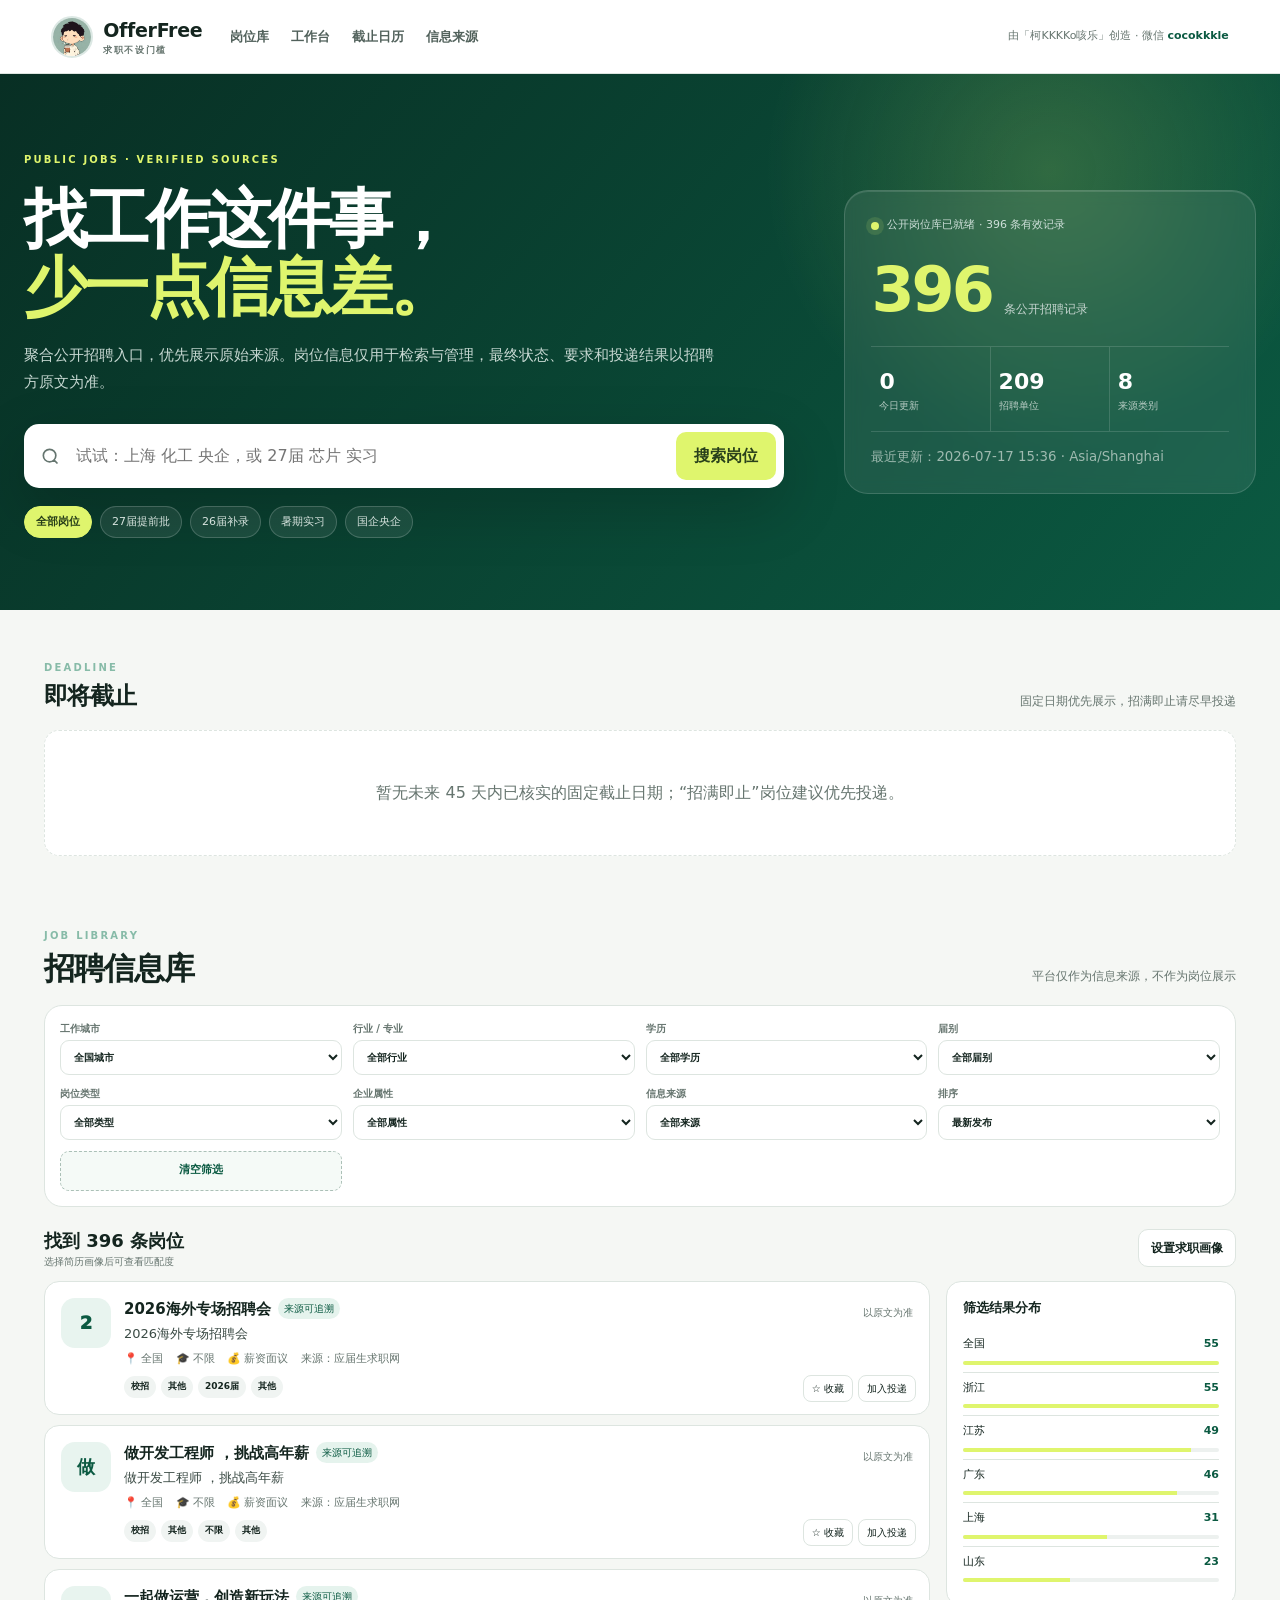
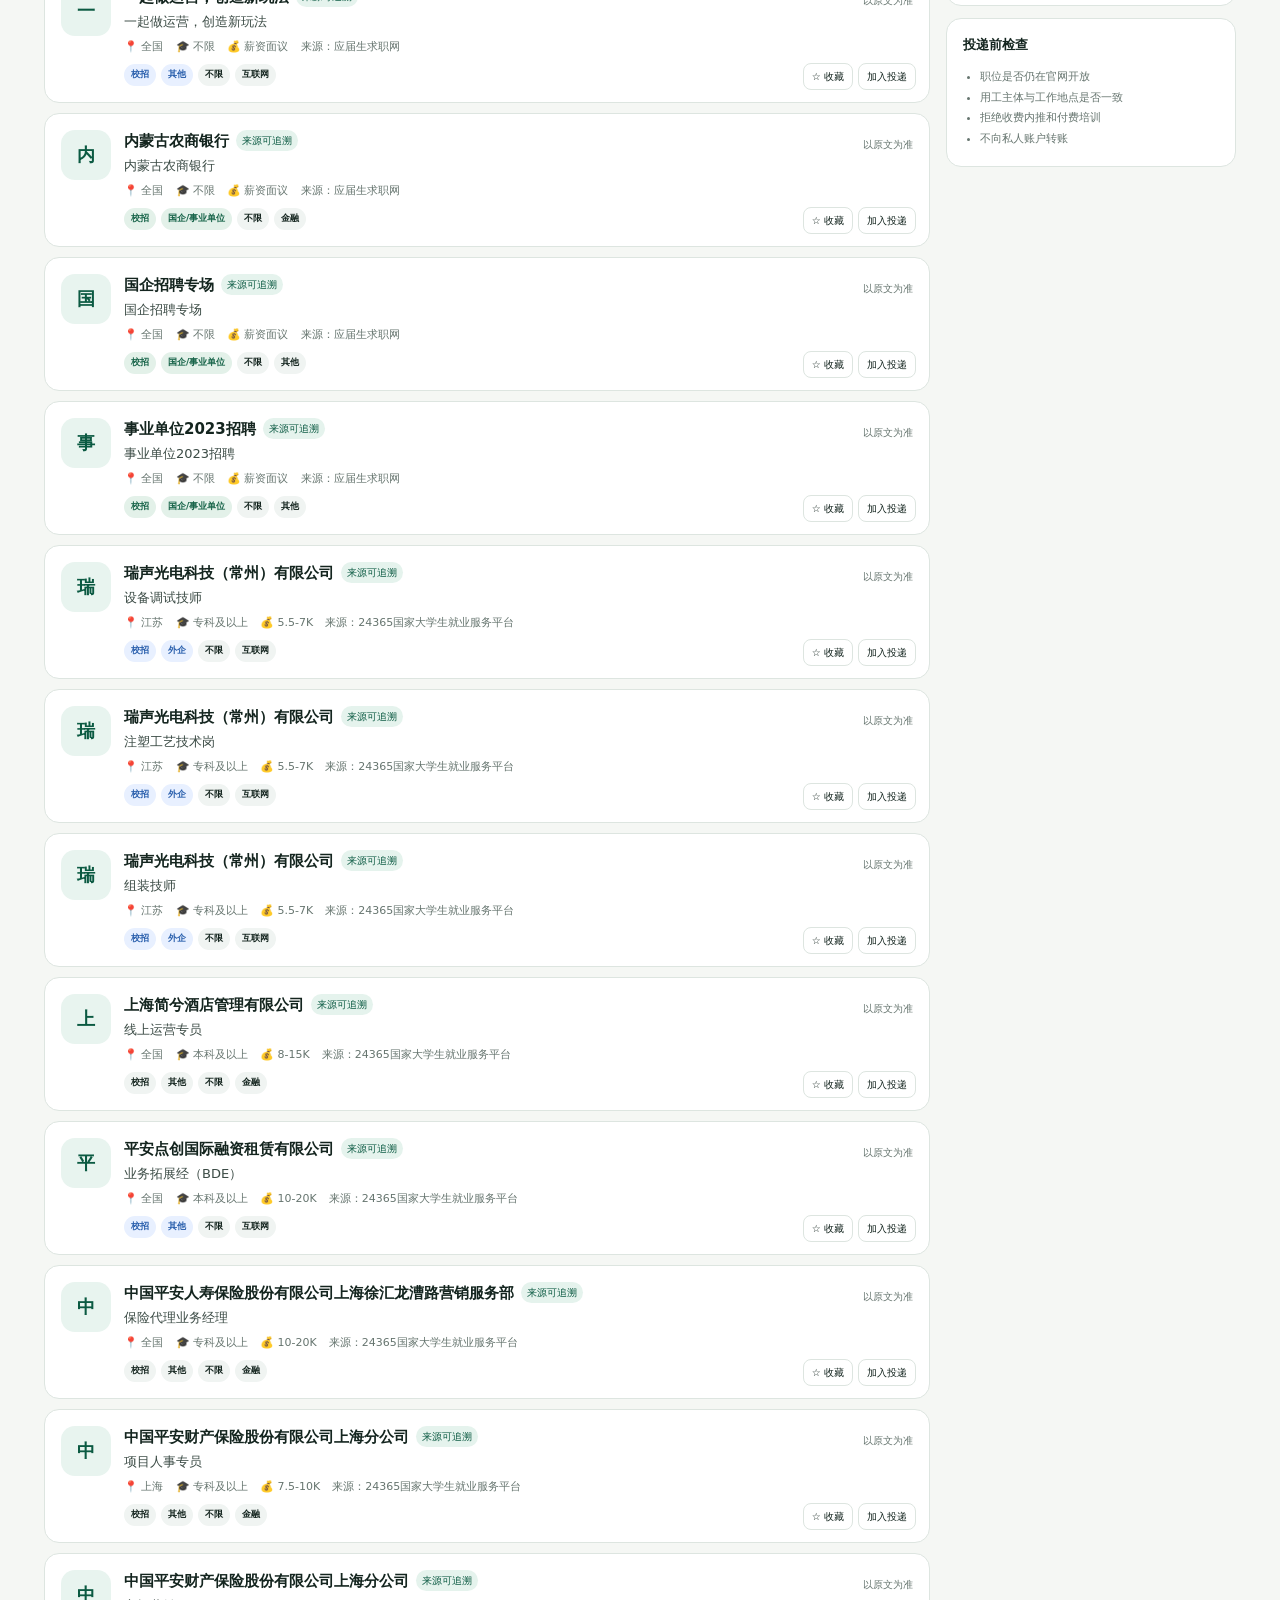
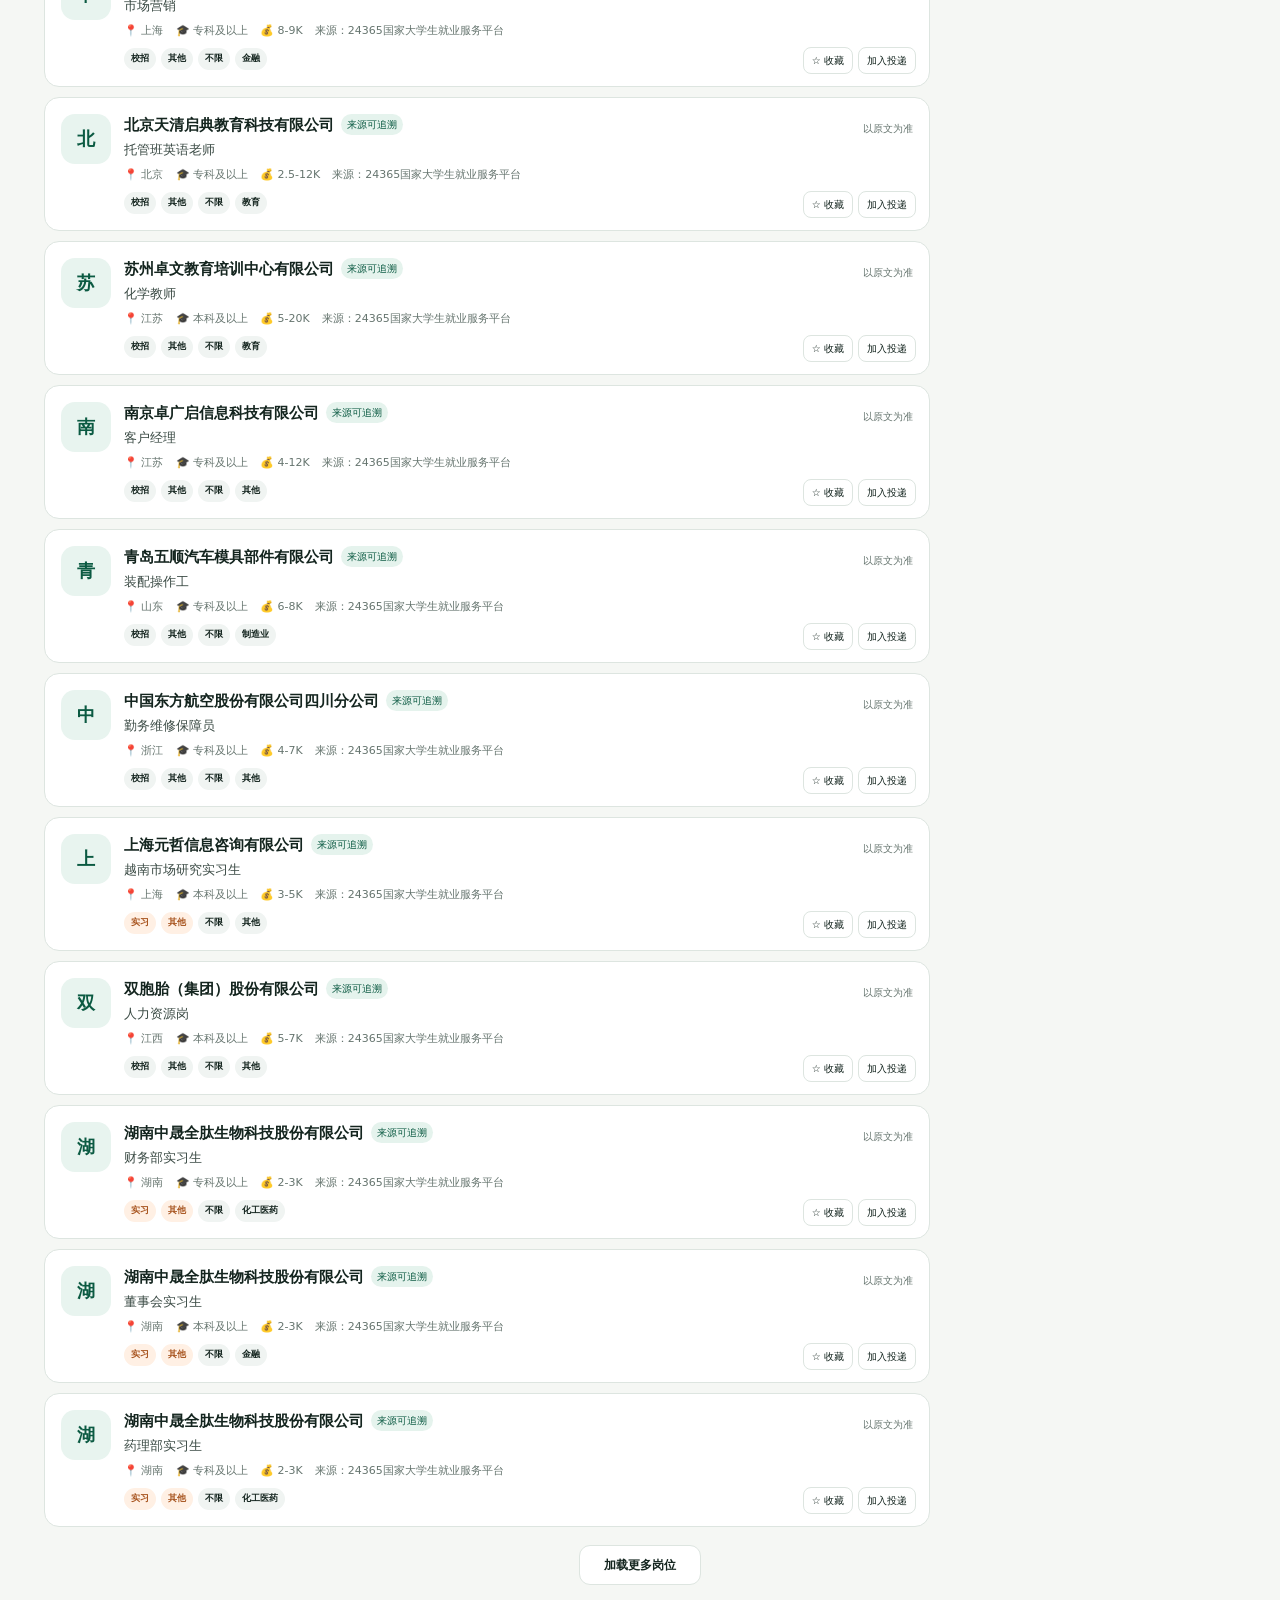
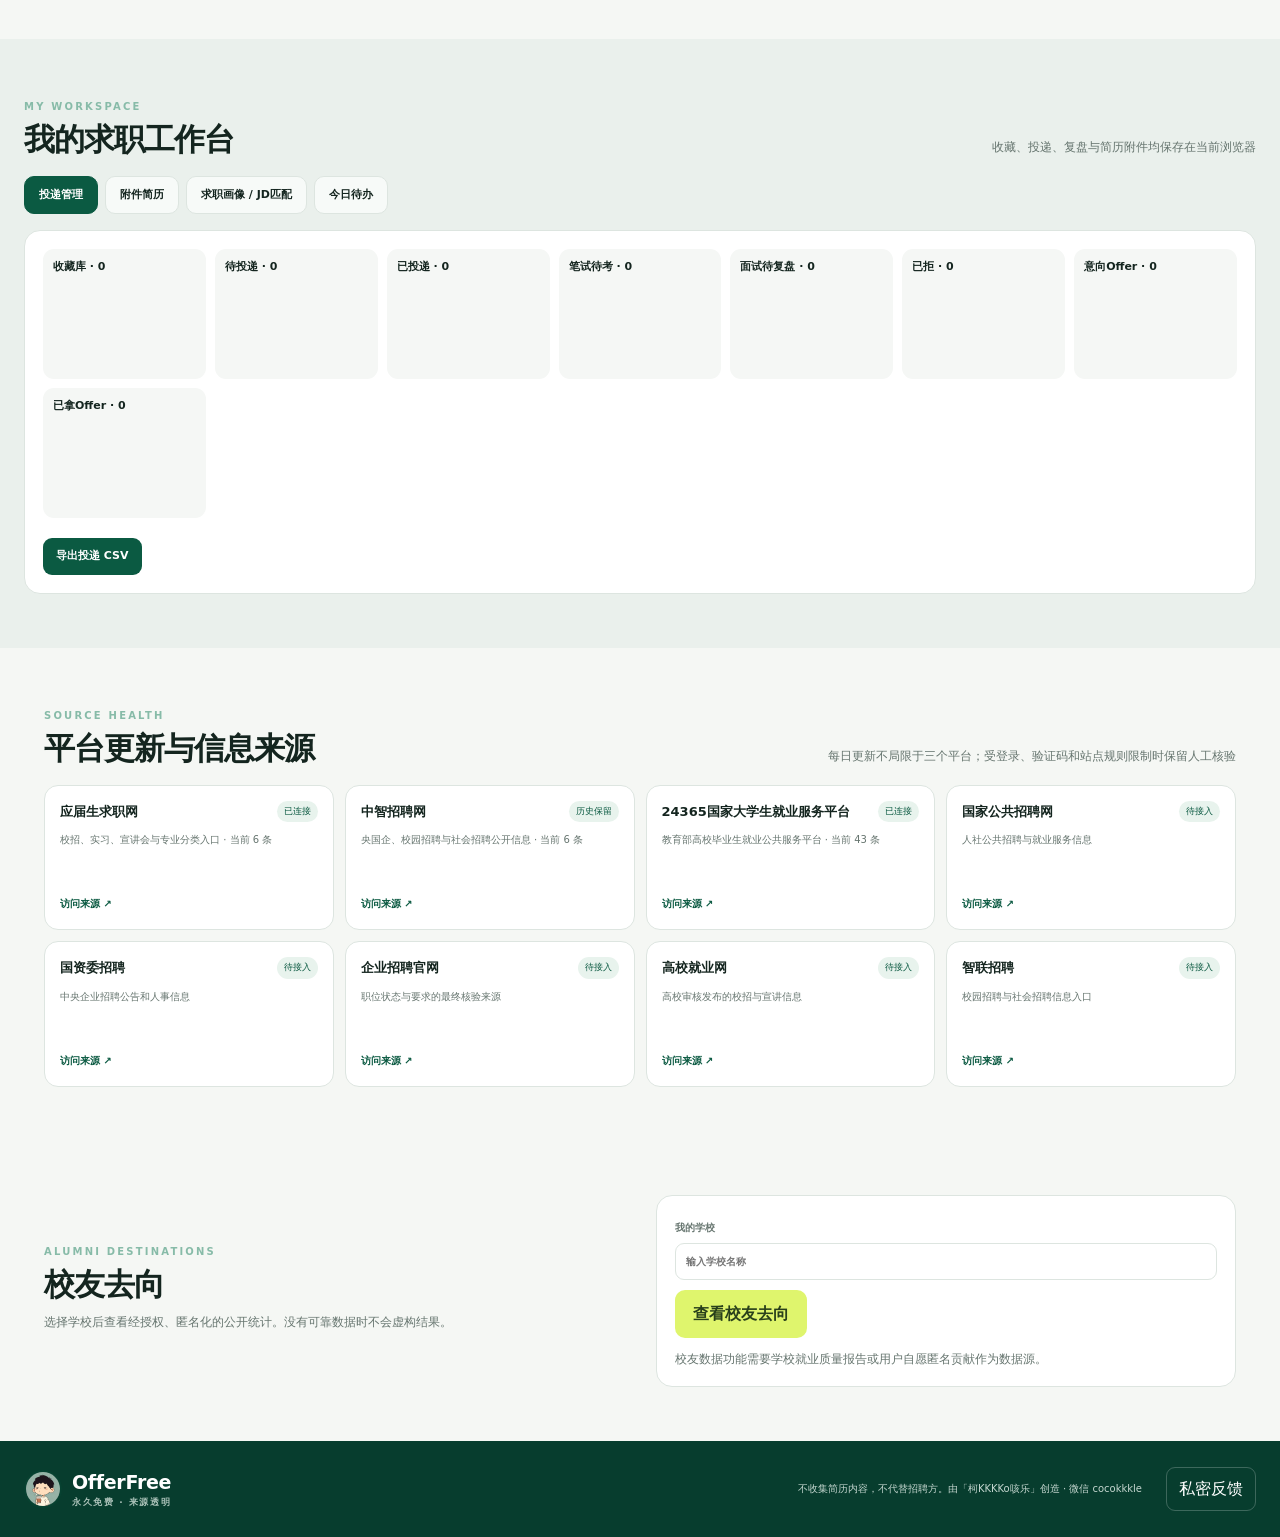
<file: offerfree-main/index.html>
<!doctype html>
<html lang="zh-CN">
<head>
  <meta charset="utf-8">
  <meta name="viewport" content="width=device-width, initial-scale=1, viewport-fit=cover">
  <meta name="theme-color" content="#0b3d2e">
  <meta name="description" content="OfferFree 聚合公开招聘信息，提供校招、实习、央国企与社会招聘筛选、投递管理和简历匹配工具。">
  <meta property="og:title" content="OfferFree｜公开招聘信息与求职工作台">
  <meta property="og:description" content="来源透明、筛选清晰、数据只在本地保存的求职工作台。">
  <title>OfferFree｜公开招聘信息与求职工作台</title>
  <link rel="icon" href="assets/offerfree-avatar.png" type="image/png">
  <link rel="stylesheet" href="assets/styles.css">
  <script src="assets/app.js" defer></script>
</head>
<body>
  <a class="skip-link" href="#jobs">跳到招聘信息</a>
  <header class="topbar">
    <a class="brand" href="#top" aria-label="OfferFree 首页">
      <img class="brand-avatar" src="assets/offerfree-avatar.png" width="42" height="42" alt="OfferFree 卡通头像">
      <span>OfferFree<small>求职不设门槛</small></span>
    </a>
    <nav class="desktop-nav" aria-label="主导航">
      <a href="#jobs">岗位库</a><a href="#workspace">工作台</a><a href="#calendar">截止日历</a><a href="#sources">信息来源</a>
    </nav>
    <div class="creator">由「柯KKKKo咳乐」创造 · 微信 <strong>cocokkkle</strong></div>
  </header>

  <main id="top">
    <section class="hero" aria-labelledby="hero-title">
      <div class="hero-copy">
        <span class="eyebrow">PUBLIC JOBS · VERIFIED SOURCES</span>
        <h1 id="hero-title">找工作这件事，<br><em>少一点信息差。</em></h1>
        <p>聚合公开招聘入口，优先展示原始来源。岗位信息仅用于检索与管理，最终状态、要求和投递结果以招聘方原文为准。</p>
        <form class="hero-search" id="heroSearch" role="search">
          <label class="sr-only" for="q">搜索岗位</label>
          <svg aria-hidden="true" viewBox="0 0 24 24"><path d="m21 21-4.4-4.4m2.4-5.1A7.5 7.5 0 1 1 4 11.5a7.5 7.5 0 0 1 15 0Z"/></svg>
          <input id="q" type="search" autocomplete="off" placeholder="试试：上海 化工 央企，或 27届 芯片 实习">
          <button type="submit">搜索岗位</button>
        </form>
        <div class="quick-tabs" id="quickTabs" aria-label="岗位专区">
          <button class="on" data-preset="all">全部岗位</button>
          <button data-preset="27">27届提前批</button>
          <button data-preset="26">26届补录</button>
          <button data-preset="intern">暑期实习</button>
          <button data-preset="state">国企央企</button>
        </div>
      </div>
      <div class="hero-panel" aria-label="网站数据摘要">
        <div class="live"><i></i><span id="syncText">正在读取公开岗位库</span></div>
        <div class="hero-number"><strong id="count">—</strong><span>条公开招聘记录</span></div>
        <div class="hero-grid">
          <div><strong id="today">—</strong><span>今日更新</span></div>
          <div><strong id="companyCount">—</strong><span>招聘单位</span></div>
          <div><strong id="sourceCount">8</strong><span>来源类别</span></div>
        </div>
        <small id="updatedAt">数据更新时间读取中…</small>
      </div>
    </section>

    <section class="deadline-strip" id="calendar" aria-labelledby="deadline-title">
      <div class="section-title compact"><div><span class="kicker">DEADLINE</span><h2 id="deadline-title">即将截止</h2></div><p>固定日期优先展示，招满即止请尽早投递</p></div>
      <div class="deadline-list" id="deadlineList"><div class="skeleton wide"></div><div class="skeleton wide"></div><div class="skeleton wide"></div></div>
    </section>

    <section class="job-section" id="jobs" aria-labelledby="jobs-title">
      <div class="section-title"><div><span class="kicker">JOB LIBRARY</span><h2 id="jobs-title">招聘信息库</h2></div><p>平台仅作为信息来源，不作为岗位展示</p></div>

      <div class="filter-shell">
        <button class="mobile-filter-button" id="mobileFilterButton" type="button" aria-expanded="false" aria-controls="filters">筛选岗位 <span id="activeFilterCount">0</span></button>
        <div class="filters" id="filters">
          <label>工作城市<select id="city"><option value="">全国城市</option></select></label>
          <label>行业 / 专业<select id="industry"><option value="">全部行业</option></select></label>
          <label>学历<select id="degree"><option value="">全部学历</option><option>不限</option><option>大专</option><option>专升本</option><option>本科</option><option>硕士</option><option>博士</option></select></label>
          <label>届别<select id="year"><option value="">全部届别</option><option>2026届</option><option>2027届</option><option>2028届及以后</option><option>不限</option></select></label>
          <label>岗位类型<select id="type"><option value="">全部类型</option><option>校招</option><option>实习</option><option>社招</option><option>提前批</option><option>综合入口</option></select></label>
          <label>企业属性<select id="nature"><option value="">全部属性</option><option>央企</option><option>国企/事业单位</option><option>民企</option><option>外企</option><option>其他</option></select></label>
          <label>信息来源<select id="source"><option value="">全部来源</option></select></label>
          <label>排序<select id="sort"><option value="latest">最新发布</option><option value="deadline">截止日期最近</option><option value="match">匹配度最高</option><option value="salary">薪资最高</option></select></label>
          <button class="clear-button" id="clearFilters" type="button">清空筛选</button>
        </div>
      </div>

      <div class="resultbar"><div><strong id="resultText">加载中…</strong><span id="resultHint">选择简历画像后可查看匹配度</span></div><button id="profileShortcut" type="button">设置求职画像</button></div>
      <div class="job-layout">
        <div class="job-list" id="jobList" aria-live="polite">
          <div class="skeleton card"></div><div class="skeleton card"></div><div class="skeleton card"></div>
        </div>
        <aside class="insight-panel">
          <section><h3>筛选结果分布</h3><div id="cityRank"></div></section>
          <section><h3>投递前检查</h3><ul><li>职位是否仍在官网开放</li><li>用工主体与工作地点是否一致</li><li>拒绝收费内推和付费培训</li><li>不向私人账户转账</li></ul></section>
        </aside>
      </div>
      <button class="load-more" id="loadMore" type="button">加载更多岗位</button>
    </section>

    <section class="workspace" id="workspace" aria-labelledby="workspace-title">
      <div class="section-title"><div><span class="kicker">MY WORKSPACE</span><h2 id="workspace-title">我的求职工作台</h2></div><p>收藏、投递、复盘与简历附件均保存在当前浏览器</p></div>
      <div class="workspace-tabs" role="tablist">
        <button class="on" role="tab" data-worktab="applications">投递管理</button>
        <button role="tab" data-worktab="resumes">附件简历</button>
        <button role="tab" data-worktab="profile">求职画像 / JD匹配</button>
        <button role="tab" data-worktab="todos">今日待办</button>
      </div>
      <div class="workspace-panel on" id="work-applications"></div>
      <div class="workspace-panel" id="work-resumes"></div>
      <div class="workspace-panel" id="work-profile"></div>
      <div class="workspace-panel" id="work-todos"></div>
    </section>

    <section class="sources-section" id="sources" aria-labelledby="sources-title">
      <div class="section-title"><div><span class="kicker">SOURCE HEALTH</span><h2 id="sources-title">平台更新与信息来源</h2></div><p>每日更新不局限于三个平台；受登录、验证码和站点规则限制时保留人工核验</p></div>
      <div class="source-grid" id="sourceGrid"></div>
    </section>

    <section class="school-section" aria-labelledby="school-title">
      <div><span class="kicker">ALUMNI DESTINATIONS</span><h2 id="school-title">校友去向</h2><p>选择学校后查看经授权、匿名化的公开统计。没有可靠数据时不会虚构结果。</p></div>
      <div class="school-card">
        <label>我的学校<input id="schoolInput" list="schoolList" placeholder="输入学校名称"><datalist id="schoolList"><option>清华大学</option><option>北京大学</option><option>南开大学</option><option>福州大学</option><option>厦门大学</option><option>华南理工大学</option></datalist></label>
        <button id="schoolSearch" type="button">查看校友去向</button>
        <p id="schoolResult">校友数据功能需要学校就业质量报告或用户自愿匿名贡献作为数据源。</p>
      </div>
    </section>
  </main>

  <footer><div class="brand footer-brand"><img class="brand-avatar" src="assets/offerfree-avatar.png" width="38" height="38" alt="OfferFree 卡通头像"><span>OfferFree<small>永久免费 · 来源透明</small></span></div><p>不收集简历内容，不代替招聘方。由「柯KKKKo咳乐」创造 · 微信 cocokkkle</p><button id="feedbackButton" type="button">私密反馈</button></footer>

  <nav class="mobile-nav" aria-label="移动端导航"><a href="#jobs">岗位库</a><a href="#workspace">工作台</a><a href="#calendar">截止</a><a href="#sources">来源</a></nav>

  <div class="drawer-bg" id="drawerBg" hidden><aside class="drawer" role="dialog" aria-modal="true" aria-labelledby="drawerTitle"><button class="drawer-close" id="drawerClose" type="button" aria-label="关闭">×</button><div id="detail"></div></aside></div>
  <div class="modal-bg" id="modalBg" hidden><section class="modal" role="dialog" aria-modal="true" aria-labelledby="modalTitle"><button class="drawer-close" id="modalClose" type="button" aria-label="关闭">×</button><div id="modalContent"></div></section></div>
  <div class="toast" id="toast" role="status" aria-live="polite"></div>
</body>
</html>
</file>
<file: offerfree-main/assets/styles.css>
:root{--ink:#14251f;--muted:#66756f;--green:#0b5a42;--green-dark:#073d2e;--lime:#dff56d;--orange:#f0965b;--red:#d94c4c;--blue:#397ad7;--purple:#7956b8;--surface:#fff;--bg:#f5f7f4;--line:#dde5e0;--shadow:0 18px 50px rgba(15,56,42,.09);--radius:18px}*{box-sizing:border-box}html{scroll-behavior:smooth;scroll-padding-top:84px}body{margin:0;background:var(--bg);color:var(--ink);font-family:Inter,"PingFang SC","Microsoft YaHei",system-ui,sans-serif;line-height:1.5}button,input,select,textarea{font:inherit}button,a{touch-action:manipulation}button{color:inherit}a{color:inherit}.sr-only{position:absolute;width:1px;height:1px;padding:0;margin:-1px;overflow:hidden;clip:rect(0,0,0,0);white-space:nowrap;border:0}.skip-link{position:fixed;left:16px;top:-60px;z-index:999;background:var(--lime);padding:10px 14px;border-radius:8px;font-weight:800}.skip-link:focus{top:10px}:focus-visible{outline:3px solid #68a5ff;outline-offset:3px}.topbar{height:74px;padding:0 max(22px,4vw);display:flex;align-items:center;gap:28px;background:rgba(255,255,255,.94);border-bottom:1px solid var(--line);backdrop-filter:blur(14px);position:sticky;top:0;z-index:40}.brand{display:flex;align-items:center;gap:10px;text-decoration:none;font-weight:900;font-size:19px;letter-spacing:-.3px}.brand img{flex:none}.brand span{display:grid}.brand small{font-size:9px;letter-spacing:1.6px;color:var(--muted);font-weight:700;text-transform:uppercase}.desktop-nav{display:flex;gap:22px}.desktop-nav a{text-decoration:none;font-size:13px;font-weight:750;color:#51615b}.desktop-nav a:hover{color:var(--green)}.creator{margin-left:auto;font-size:11px;color:var(--muted);white-space:nowrap}.creator strong{color:var(--green)}.account-button,.resultbar button{border:1px solid var(--line);background:#fff;padding:9px 12px;border-radius:10px;font-size:12px;font-weight:800;cursor:pointer}.hero{min-height:520px;background:radial-gradient(circle at 82% 18%,rgba(223,245,109,.18),transparent 25%),linear-gradient(130deg,#082f24,#0b5a42);color:white;padding:72px max(24px,calc((100vw - 1240px)/2));display:grid;grid-template-columns:minmax(0,1.3fr) minmax(320px,.7fr);gap:56px;align-items:center;overflow:hidden}.eyebrow,.kicker{font-size:10px;font-weight:900;letter-spacing:2.2px;color:#87bba8}.hero .eyebrow{color:var(--lime)}.hero h1{font-size:clamp(42px,5vw,68px);letter-spacing:-3px;line-height:1.06;margin:16px 0 20px;max-width:760px}.hero h1 em{color:var(--lime);font-style:normal}.hero-copy>p{color:#c7d8d2;max-width:690px;font-size:15px;line-height:1.8}.hero-search{margin-top:28px;display:grid;grid-template-columns:22px 1fr auto;align-items:center;gap:10px;background:white;border-radius:15px;padding:8px 8px 8px 16px;max-width:760px;box-shadow:0 20px 60px rgba(0,0,0,.18)}.hero-search svg{width:20px;fill:none;stroke:#65756f;stroke-width:2}.hero-search input{border:0;outline:0;min-width:0;padding:11px 4px;color:var(--ink);background:transparent}.hero-search button,.school-card button{border:0;background:var(--lime);color:#29401b;border-radius:10px;padding:12px 18px;font-weight:900;cursor:pointer}.quick-tabs{display:flex;gap:8px;flex-wrap:wrap;margin-top:18px}.quick-tabs button{border:1px solid rgba(255,255,255,.18);background:rgba(255,255,255,.08);color:#d8e4df;border-radius:999px;padding:7px 11px;font-size:11px;cursor:pointer}.quick-tabs button.on{background:var(--lime);color:#253c18;border-color:var(--lime);font-weight:850}.hero-panel{background:rgba(255,255,255,.08);border:1px solid rgba(255,255,255,.15);border-radius:24px;padding:26px;box-shadow:inset 0 1px rgba(255,255,255,.12);backdrop-filter:blur(8px)}.live{display:flex;align-items:center;gap:8px;color:#cfe0da;font-size:11px}.live i{width:8px;height:8px;background:var(--lime);border-radius:50%;box-shadow:0 0 0 5px rgba(223,245,109,.12)}.hero-number{padding:28px 0;display:flex;align-items:end;gap:12px}.hero-number strong{font-size:62px;line-height:.9;letter-spacing:-3px;color:var(--lime)}.hero-number span{font-size:12px;color:#c6d5d0}.hero-grid{display:grid;grid-template-columns:repeat(3,1fr);border-top:1px solid rgba(255,255,255,.14);border-bottom:1px solid rgba(255,255,255,.14)}.hero-grid div{padding:18px 8px;border-right:1px solid rgba(255,255,255,.14)}.hero-grid div:last-child{border:0}.hero-grid strong,.hero-grid span{display:block}.hero-grid strong{font-size:22px}.hero-grid span{font-size:10px;color:#b9cdc5}.hero-panel>small{display:block;margin-top:15px;color:#9fbab0}.deadline-strip,.job-section,.workspace,.sources-section,.school-section{max-width:1240px;margin:auto;padding:54px 24px}.deadline-strip{padding-top:44px;padding-bottom:12px}.section-title{display:flex;justify-content:space-between;align-items:end;margin-bottom:20px}.section-title h2,.school-section h2{font-size:31px;line-height:1.1;margin:5px 0 0;letter-spacing:-1px}.section-title p{font-size:12px;color:var(--muted);margin:0;max-width:520px;text-align:right}.section-title.compact h2{font-size:24px}.deadline-list{display:grid;grid-template-columns:repeat(3,1fr);gap:12px}.deadline-card{border:1px solid #efc6b5;background:#fff9f5;border-radius:15px;padding:16px;display:grid;grid-template-columns:auto 1fr;gap:13px;cursor:pointer}.deadline-days{width:52px;height:52px;border-radius:13px;background:#ffe6d8;color:#a44125;display:grid;place-items:center;font-size:11px;font-weight:900;text-align:center}.deadline-days strong{font-size:20px;line-height:1}.deadline-card h3{font-size:14px;margin:2px 0 3px}.deadline-card p{font-size:11px;color:var(--muted);margin:0}.filter-shell{border:1px solid var(--line);background:#fff;border-radius:var(--radius);padding:15px}.filters{display:grid;grid-template-columns:repeat(4,minmax(0,1fr));gap:11px}.filters label{font-size:10px;color:var(--muted);font-weight:800}.filters select{display:block;width:100%;border:1px solid var(--line);border-radius:9px;padding:10px 9px;background:#fff;color:var(--ink);margin-top:4px}.clear-button{align-self:end;height:40px;border:1px dashed #abc0b7;background:#f5faf7;color:var(--green);border-radius:9px;font-size:11px;font-weight:900;cursor:pointer}.mobile-filter-button{display:none}.resultbar{display:flex;justify-content:space-between;align-items:center;margin:20px 0 12px}.resultbar>div{display:grid}.resultbar strong{font-size:18px}.resultbar span{font-size:10px;color:var(--muted)}.job-layout{display:grid;grid-template-columns:minmax(0,1fr) 290px;gap:16px}.job-list{display:grid;gap:10px}.job-card{position:relative;background:#fff;border:1px solid var(--line);border-radius:15px;padding:16px;display:grid;grid-template-columns:50px minmax(0,1fr) auto;gap:13px;transition:.18s ease;cursor:pointer}.job-card:hover{transform:translateY(-2px);border-color:#90b8a8;box-shadow:0 13px 34px rgba(20,70,52,.08)}.company-mark{width:50px;height:50px;border-radius:14px;background:#e8f4ef;color:var(--green);display:grid;place-items:center;font-size:18px;font-weight:950}.job-title-row{display:flex;align-items:center;gap:7px;flex-wrap:wrap}.job-title-row h3{font-size:15px;margin:0}.verified{color:var(--green);font-size:10px;background:#e5f3ed;border-radius:99px;padding:3px 6px}.job-name{font-size:13px;color:#3b4b45;margin:4px 0 7px}.job-meta{font-size:11px;color:var(--muted);display:flex;gap:12px;flex-wrap:wrap}.tags{display:flex;gap:5px;flex-wrap:wrap;margin-top:9px}.tag{font-size:9px;font-weight:750;background:#f0f4f2;border-radius:99px;padding:4px 7px}.tag.state{background:#e3f1e9;color:#176449}.tag.internet{background:#e8f0ff;color:#285eac}.tag.intern{background:#fff0e4;color:#a85520}.tag.danger{background:#ffe5e5;color:#a52f2f}.job-side{text-align:right;min-width:105px}.match-score{display:inline-grid;place-items:center;width:44px;height:44px;border-radius:50%;background:conic-gradient(var(--green) calc(var(--score)*1%),#e7ede9 0);position:relative;font-size:10px;font-weight:900}.match-score:before{content:"";position:absolute;inset:5px;background:#fff;border-radius:50%}.match-score span{position:relative}.deadline{display:block;margin-top:7px;font-size:10px;color:var(--muted)}.deadline.soon{color:var(--red);font-weight:850}.job-actions{position:absolute;right:13px;bottom:12px;display:flex;gap:5px}.icon-button{border:1px solid var(--line);background:#fff;border-radius:8px;padding:5px 8px;font-size:10px;cursor:pointer}.icon-button.saved{background:#fff4ce;border-color:#ead175}.insight-panel{display:grid;gap:12px;align-content:start}.insight-panel section{background:#fff;border:1px solid var(--line);border-radius:15px;padding:16px}.insight-panel h3{font-size:13px;margin:0 0 12px}.insight-panel ul{padding-left:17px;margin:0;color:var(--muted);font-size:11px;line-height:1.9}.rank{display:grid;grid-template-columns:1fr auto;gap:8px;align-items:center;padding:7px 0;border-top:1px solid var(--line);font-size:11px}.rank:first-child{border:0}.rank b{color:var(--green)}.rank-meter{grid-column:1/-1;height:4px;background:#edf1ef;border-radius:9px;overflow:hidden}.rank-meter i{display:block;height:100%;background:var(--lime)}.load-more{display:block;margin:18px auto 0;border:1px solid var(--line);background:#fff;border-radius:11px;padding:10px 24px;font-weight:800;font-size:12px;cursor:pointer}.empty{background:#fff;border:1px dashed var(--line);border-radius:15px;padding:50px 20px;text-align:center;color:var(--muted)}.workspace{max-width:none;background:#eaf0ec;padding-left:max(24px,calc((100vw - 1240px)/2));padding-right:max(24px,calc((100vw - 1240px)/2))}.workspace-tabs{display:flex;gap:7px;overflow:auto;padding-bottom:3px}.workspace-tabs button{border:1px solid var(--line);background:#f7faf8;border-radius:10px;padding:10px 14px;font-size:11px;font-weight:850;white-space:nowrap;cursor:pointer}.workspace-tabs button.on{background:var(--green);border-color:var(--green);color:#fff}.workspace-panel{display:none;margin-top:13px;background:#fff;border:1px solid var(--line);border-radius:16px;padding:18px;min-height:170px}.workspace-panel.on{display:block}.kanban{display:grid;grid-template-columns:repeat(7,minmax(160px,1fr));gap:9px;overflow:auto;padding-bottom:8px}.kanban-col{background:#f5f7f5;border-radius:11px;padding:10px;min-height:130px}.kanban-col h4{margin:0 0 9px;font-size:11px}.application-item{background:#fff;border:1px solid var(--line);border-radius:9px;padding:9px;margin-bottom:7px}.application-item strong{display:block;font-size:11px}.application-item small{display:block;color:var(--muted);margin:3px 0 7px}.application-item select{width:100%;border:1px solid var(--line);border-radius:6px;padding:5px;font-size:10px}.form-grid{display:grid;grid-template-columns:repeat(3,1fr);gap:10px}.form-grid label{font-size:10px;color:var(--muted);font-weight:800}.form-grid input,.form-grid select,.form-grid textarea,.feedback-form input,.feedback-form textarea{display:block;width:100%;margin-top:5px;border:1px solid var(--line);border-radius:9px;padding:10px;background:#fff}.form-grid textarea{min-height:88px;resize:vertical}.form-grid .wide{grid-column:1/-1}.primary-button,.secondary-button,.danger-button{border:0;border-radius:9px;padding:10px 13px;font-size:11px;font-weight:850;cursor:pointer}.primary-button{background:var(--green);color:#fff}.secondary-button{background:#edf3ef;color:var(--green)}.danger-button{background:#fff0f0;color:#a53636}.resume-list{display:grid;gap:9px;margin-top:14px}.resume-row{display:flex;justify-content:space-between;align-items:center;gap:12px;border:1px solid var(--line);border-radius:11px;padding:12px}.resume-row strong,.resume-row small{display:block}.resume-row small{color:var(--muted);font-size:10px}.workspace-actions{display:flex;gap:7px;flex-wrap:wrap;margin-top:12px}.todo-list{display:grid;gap:7px}.todo{display:flex;align-items:center;gap:9px;padding:9px;border:1px solid var(--line);border-radius:9px;font-size:11px}.todo.done{text-decoration:line-through;color:var(--muted)}.source-grid{display:grid;grid-template-columns:repeat(4,1fr);gap:11px}.source-card{background:#fff;border:1px solid var(--line);border-radius:14px;padding:15px}.source-card .source-head{display:flex;align-items:center;justify-content:space-between;gap:8px}.source-card h3{font-size:13px;margin:0}.health{font-size:9px;border-radius:99px;padding:4px 7px;background:#e8f3ed;color:var(--green)}.source-card p{font-size:10px;line-height:1.65;color:var(--muted);min-height:48px}.source-card a{color:var(--green);font-size:10px;font-weight:850;text-decoration:none}.school-section{display:grid;grid-template-columns:1fr 1fr;gap:32px;align-items:center}.school-section>div>p{color:var(--muted);font-size:12px;max-width:520px}.school-card{background:#fff;border:1px solid var(--line);border-radius:16px;padding:18px}.school-card label{font-size:10px;color:var(--muted);font-weight:850}.school-card input{display:block;width:100%;margin:5px 0 10px;border:1px solid var(--line);border-radius:9px;padding:10px}.school-card p{font-size:10px;color:var(--muted);margin:12px 0 0}footer{background:var(--green-dark);color:#c4d6cf;padding:26px max(24px,calc((100vw - 1240px)/2));display:flex;align-items:center;gap:24px}.footer-brand{color:#fff}.footer-brand small{color:#a9c0b7}footer p{font-size:10px;margin-left:auto}footer button{border:1px solid rgba(255,255,255,.22);background:transparent;color:#fff;border-radius:9px;padding:9px 12px;cursor:pointer}.drawer-bg,.modal-bg{position:fixed;inset:0;background:rgba(5,25,19,.62);z-index:90;display:flex;justify-content:flex-end}.drawer-bg[hidden],.modal-bg[hidden]{display:none}.drawer{width:min(590px,96vw);height:100%;background:#fff;padding:24px;overflow:auto;box-shadow:-20px 0 60px rgba(0,0,0,.18)}.drawer-close{float:right;width:36px;height:36px;border:0;background:#eef3f0;border-radius:9px;font-size:20px;cursor:pointer}.detail-head{padding:36px 0 20px}.detail-head h2{font-size:26px;margin:8px 0 2px}.detail-head p{margin:0;color:var(--muted)}.detail-grid{display:grid;grid-template-columns:repeat(2,1fr);gap:8px}.detail-grid div,.detail-section{border:1px solid var(--line);border-radius:11px;padding:12px}.detail-grid small,.detail-grid strong{display:block}.detail-grid small{font-size:9px;color:var(--muted)}.detail-grid strong{font-size:12px;margin-top:2px}.detail-section{margin-top:10px}.detail-section h3{font-size:12px;margin:0 0 7px}.detail-section p{font-size:11px;color:#51605a;line-height:1.8;white-space:pre-line}.detail-actions{display:grid;grid-template-columns:1fr 1fr;gap:8px;position:sticky;bottom:-24px;background:#fff;padding:14px 0 24px}.detail-actions a,.detail-actions button{text-align:center;text-decoration:none;border:0;border-radius:10px;padding:11px;font-size:11px;font-weight:900;cursor:pointer}.detail-actions a{background:var(--green);color:#fff}.detail-actions button{background:var(--lime)}.modal-bg{justify-content:center;align-items:center;padding:20px}.modal{width:min(560px,100%);max-height:90vh;overflow:auto;background:#fff;border-radius:18px;padding:22px}.modal h2{margin:4px 0 8px}.modal-note{font-size:11px;color:var(--muted);line-height:1.7}.feedback-form{display:grid;gap:10px}.feedback-form textarea{min-height:120px;resize:vertical}.toast{position:fixed;left:50%;bottom:28px;transform:translate(-50%,20px);z-index:120;background:#102b22;color:#fff;padding:10px 14px;border-radius:10px;font-size:11px;opacity:0;pointer-events:none;transition:.2s}.toast.on{opacity:1;transform:translate(-50%,0)}.skeleton{background:linear-gradient(100deg,#edf1ef 25%,#f8faf9 40%,#edf1ef 55%);background-size:250% 100%;animation:shine 1.4s infinite;border-radius:14px}.skeleton.wide{height:88px}.skeleton.card{height:145px}@keyframes shine{to{background-position-x:-250%}}.mobile-nav{display:none}
@media(max-width:1050px){.creator{display:none}.hero{grid-template-columns:1fr;min-height:auto}.hero-panel{max-width:660px}.job-layout{grid-template-columns:1fr}.insight-panel{grid-template-columns:1fr 1fr}.source-grid{grid-template-columns:repeat(2,1fr)}}
@media(max-width:760px){html{scroll-padding-top:68px}.topbar{height:64px;padding:0 15px}.desktop-nav,.account-button{display:none}.brand small{display:none}.hero{padding:48px 18px 38px;gap:28px}.hero h1{font-size:42px;letter-spacing:-2px}.hero-search{grid-template-columns:20px 1fr}.hero-search button{grid-column:1/-1}.hero-panel{padding:20px}.hero-number strong{font-size:50px}.deadline-strip,.job-section,.workspace,.sources-section,.school-section{padding:38px 15px}.section-title{align-items:start}.section-title p{display:none}.deadline-list{grid-template-columns:1fr}.mobile-filter-button{display:flex;width:100%;justify-content:space-between;border:0;background:var(--green);color:#fff;border-radius:10px;padding:11px 13px;font-weight:850}.mobile-filter-button span{background:var(--lime);color:#29401b;border-radius:99px;padding:1px 7px}.filters{display:none;grid-template-columns:1fr 1fr;margin-top:12px}.filters.on{display:grid}.clear-button{grid-column:1/-1}.resultbar button{display:none}.job-card{grid-template-columns:42px minmax(0,1fr);padding:13px}.company-mark{width:42px;height:42px}.job-side{grid-column:2;text-align:left;display:flex;align-items:center;gap:8px}.job-actions{position:static;grid-column:2}.match-score{width:36px;height:36px}.insight-panel{grid-template-columns:1fr}.workspace-tabs{margin-right:-15px}.workspace-panel{padding:12px}.form-grid{grid-template-columns:1fr}.form-grid .wide{grid-column:auto}.resume-row{align-items:flex-start;flex-direction:column}.source-grid{grid-template-columns:1fr 1fr}.school-section{grid-template-columns:1fr;gap:12px}footer{padding-bottom:82px;display:grid;gap:10px}footer p{margin:0}.mobile-nav{display:grid;grid-template-columns:repeat(4,1fr);position:fixed;left:12px;right:12px;bottom:10px;z-index:70;background:rgba(9,52,39,.96);border:1px solid rgba(255,255,255,.13);border-radius:14px;padding:5px;box-shadow:0 16px 45px rgba(0,0,0,.25);backdrop-filter:blur(12px)}.mobile-nav a{color:#d9e5e0;text-align:center;text-decoration:none;font-size:10px;font-weight:800;padding:8px 2px}.detail-grid{grid-template-columns:1fr}.detail-actions{grid-template-columns:1fr}}
@media(max-width:430px){.source-grid{grid-template-columns:1fr}.hero h1{font-size:37px}.quick-tabs{flex-wrap:nowrap;overflow:auto;margin-right:-18px}.quick-tabs button{white-space:nowrap}.hero-grid span{font-size:9px}}
@media(prefers-reduced-motion:reduce){html{scroll-behavior:auto}*,*:before,*:after{animation-duration:.01ms!important;transition-duration:.01ms!important}}
.brand-avatar{border-radius:50%;object-fit:cover;border:2px solid rgba(11,90,66,.14)}
</file>
